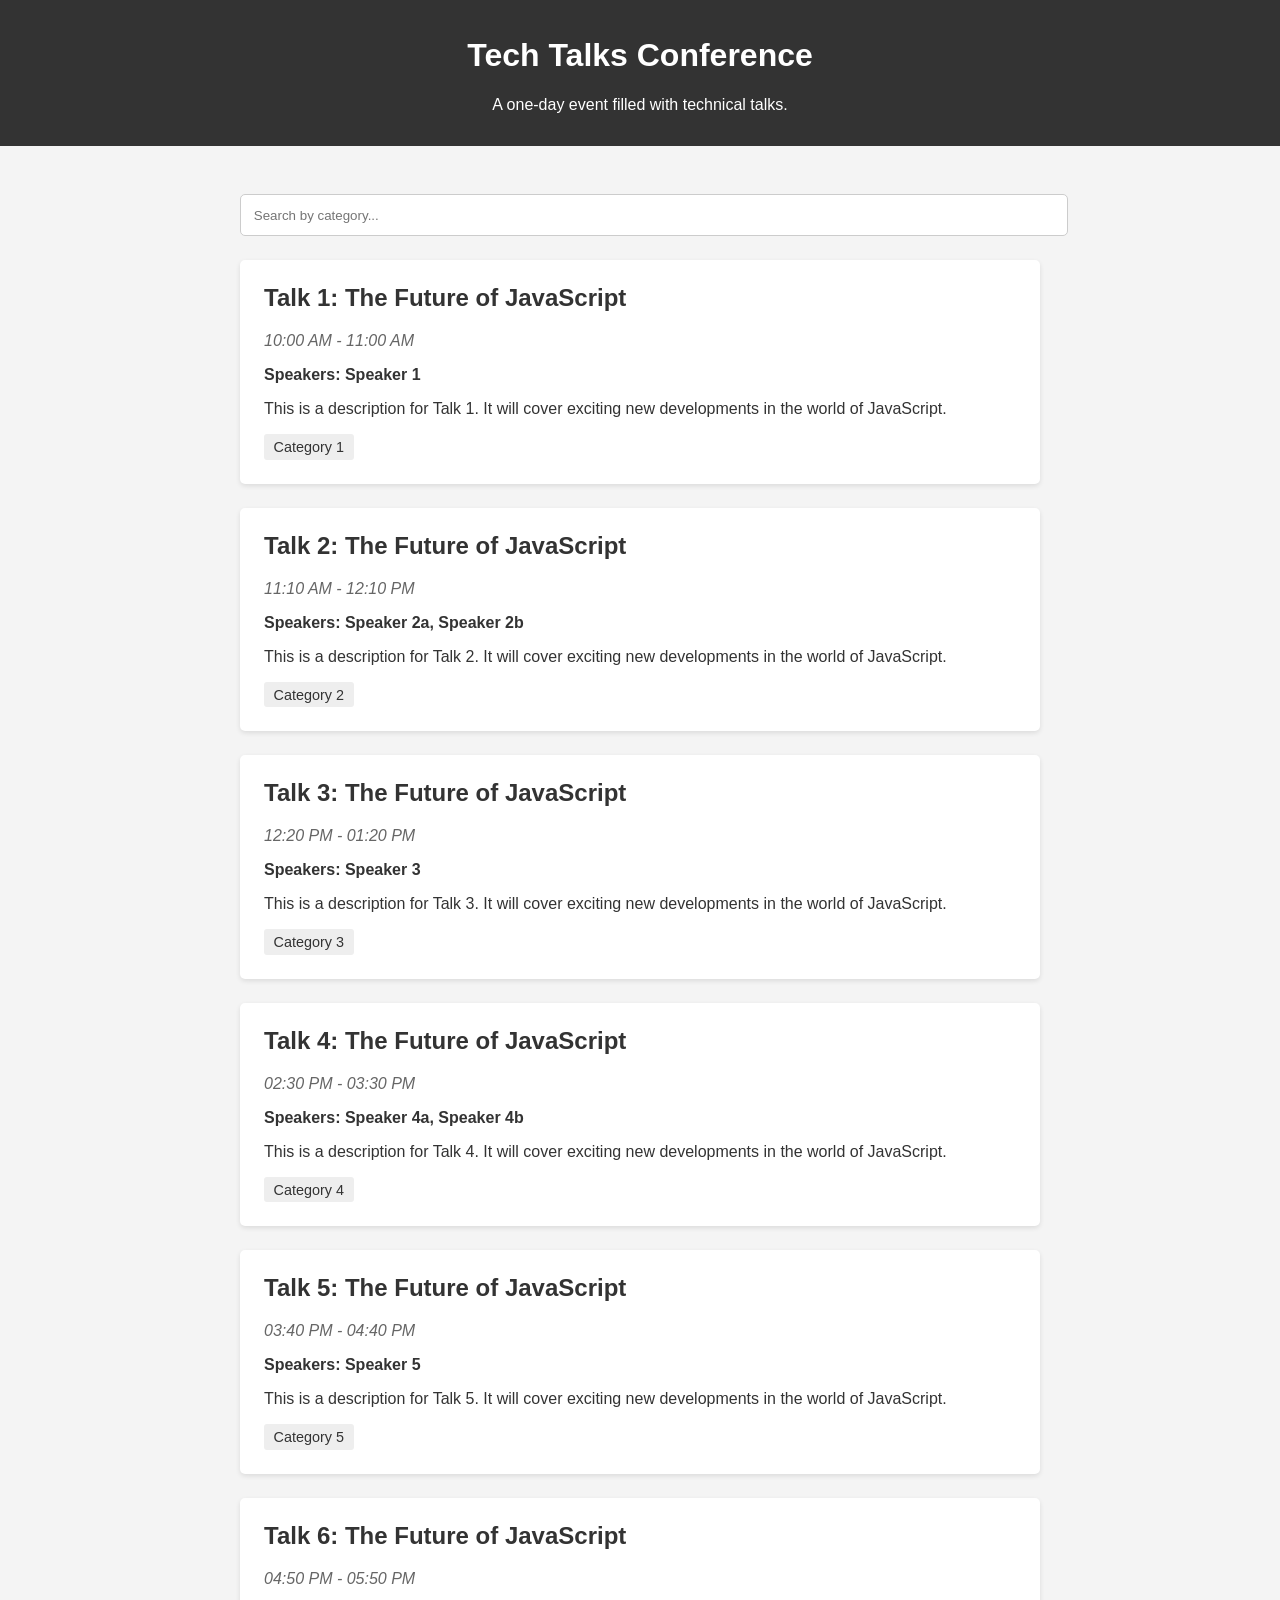
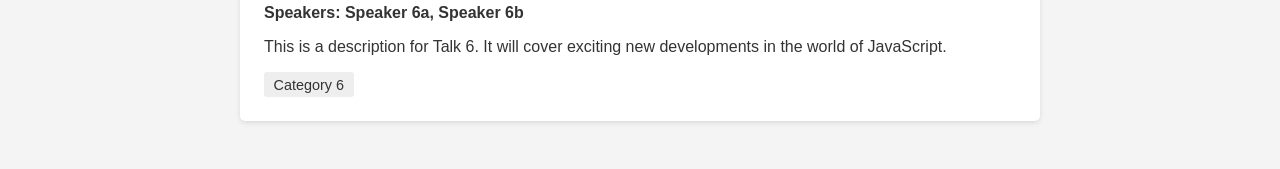
<file: index.html>
<!DOCTYPE html>
<html lang="en">
<head>
  <meta charset="UTF-8">
  <meta name="viewport" content="width=device-width, initial-scale=1.0">
  <title>Tech Talks Conference</title>
  <style>
body {
  font-family: sans-serif;
  margin: 0;
  background-color: #f4f4f4;
  color: #333;
}

header {
  background-color: #333;
  color: #fff;
  padding: 1rem;
  text-align: center;
}

main {
  max-width: 800px;
  margin: 2rem auto;
  padding: 1rem;
}

.search-container {
  margin-bottom: 1.5rem;
}

#search {
  width: 100%;
  padding: 0.8rem;
  border: 1px solid #ccc;
  border-radius: 5px;
}

.schedule-container {
  display: grid;
  gap: 1.5rem;
}

.talk {
  background-color: #fff;
  padding: 1.5rem;
  border-radius: 5px;
  box-shadow: 0 2px 5px rgba(0, 0, 0, 0.1);
}

.talk h2 {
  margin-top: 0;
}

.talk .time {
  font-style: italic;
  color: #666;
  margin-bottom: 1rem;
}

.talk .speakers {
  font-weight: bold;
  margin-bottom: 1rem;
}

.talk .categories {
  display: flex;
  gap: 0.5rem;
  margin-top: 1rem;
}

.talk .category {
  background-color: #eee;
  padding: 0.3rem 0.6rem;
  border-radius: 3px;
  font-size: 0.9rem;
}
</style>
<script>const talksData = [
  {
    "title": "Talk 1: The Future of JavaScript",
    "speakers": [
      "Speaker 1"
    ],
    "categories": [
      "Category 1"
    ],
    "duration": 60,
    "description": "This is a description for Talk 1. It will cover exciting new developments in the world of JavaScript.",
    "startTime": "10:00 AM",
    "endTime": "11:00 AM"
  },
  {
    "title": "Talk 2: The Future of JavaScript",
    "speakers": [
      "Speaker 2a",
      "Speaker 2b"
    ],
    "categories": [
      "Category 2"
    ],
    "duration": 60,
    "description": "This is a description for Talk 2. It will cover exciting new developments in the world of JavaScript.",
    "startTime": "11:10 AM",
    "endTime": "12:10 PM"
  },
  {
    "title": "Talk 3: The Future of JavaScript",
    "speakers": [
      "Speaker 3"
    ],
    "categories": [
      "Category 3"
    ],
    "duration": 60,
    "description": "This is a description for Talk 3. It will cover exciting new developments in the world of JavaScript.",
    "startTime": "12:20 PM",
    "endTime": "01:20 PM"
  },
  {
    "title": "Talk 4: The Future of JavaScript",
    "speakers": [
      "Speaker 4a",
      "Speaker 4b"
    ],
    "categories": [
      "Category 4"
    ],
    "duration": 60,
    "description": "This is a description for Talk 4. It will cover exciting new developments in the world of JavaScript.",
    "startTime": "02:30 PM",
    "endTime": "03:30 PM"
  },
  {
    "title": "Talk 5: The Future of JavaScript",
    "speakers": [
      "Speaker 5"
    ],
    "categories": [
      "Category 5"
    ],
    "duration": 60,
    "description": "This is a description for Talk 5. It will cover exciting new developments in the world of JavaScript.",
    "startTime": "03:40 PM",
    "endTime": "04:40 PM"
  },
  {
    "title": "Talk 6: The Future of JavaScript",
    "speakers": [
      "Speaker 6a",
      "Speaker 6b"
    ],
    "categories": [
      "Category 6"
    ],
    "duration": 60,
    "description": "This is a description for Talk 6. It will cover exciting new developments in the world of JavaScript.",
    "startTime": "04:50 PM",
    "endTime": "05:50 PM"
  }
];</script></head>
<body>
  <header>
    <h1>Tech Talks Conference</h1>
    <p>A one-day event filled with technical talks.</p>
  </header>
  <main>
    <div class="search-container">
      <input type="text" id="search" placeholder="Search by category...">
    </div>
    <div id="schedule" class="schedule-container">
      <!-- Talks will be dynamically loaded here -->
    </div>
  </main>
  <script>
document.addEventListener('DOMContentLoaded', () => {
  const scheduleContainer = document.getElementById('schedule');
  const searchInput = document.getElementById('search');
  let talks = [];

  // Fetch talk data
  Promise.resolve(new Response(JSON.stringify(talksData)))
    .then(response => response.json())
    .then(data => {
      talks = data;
      renderSchedule(talks);
    });

  // Render the schedule
  function renderSchedule(talksToRender) {
    scheduleContainer.innerHTML = '';
    talksToRender.forEach(talk => {
      const talkElement = document.createElement('div');
      talkElement.classList.add('talk');
      talkElement.innerHTML = `
        <h2>${talk.title}</h2>
        <div class="time">${talk.startTime} - ${talk.endTime}</div>
        <div class="speakers">Speakers: ${talk.speakers.join(', ')}</div>
        <p>${talk.description}</p>
        <div class="categories">
          ${talk.categories.map(category => `<span class="category">${category}</span>`).join('')}
        </div>
      `;
      scheduleContainer.appendChild(talkElement);
    });
  }

  // Filter talks based on search input
  searchInput.addEventListener('input', () => {
    const searchTerm = searchInput.value.toLowerCase();
    const filteredTalks = talks.filter(talk => {
      return talk.categories.some(category => category.toLowerCase().includes(searchTerm));
    });
    renderSchedule(filteredTalks);
  });
});
</script>
</body>
</html>
</file>
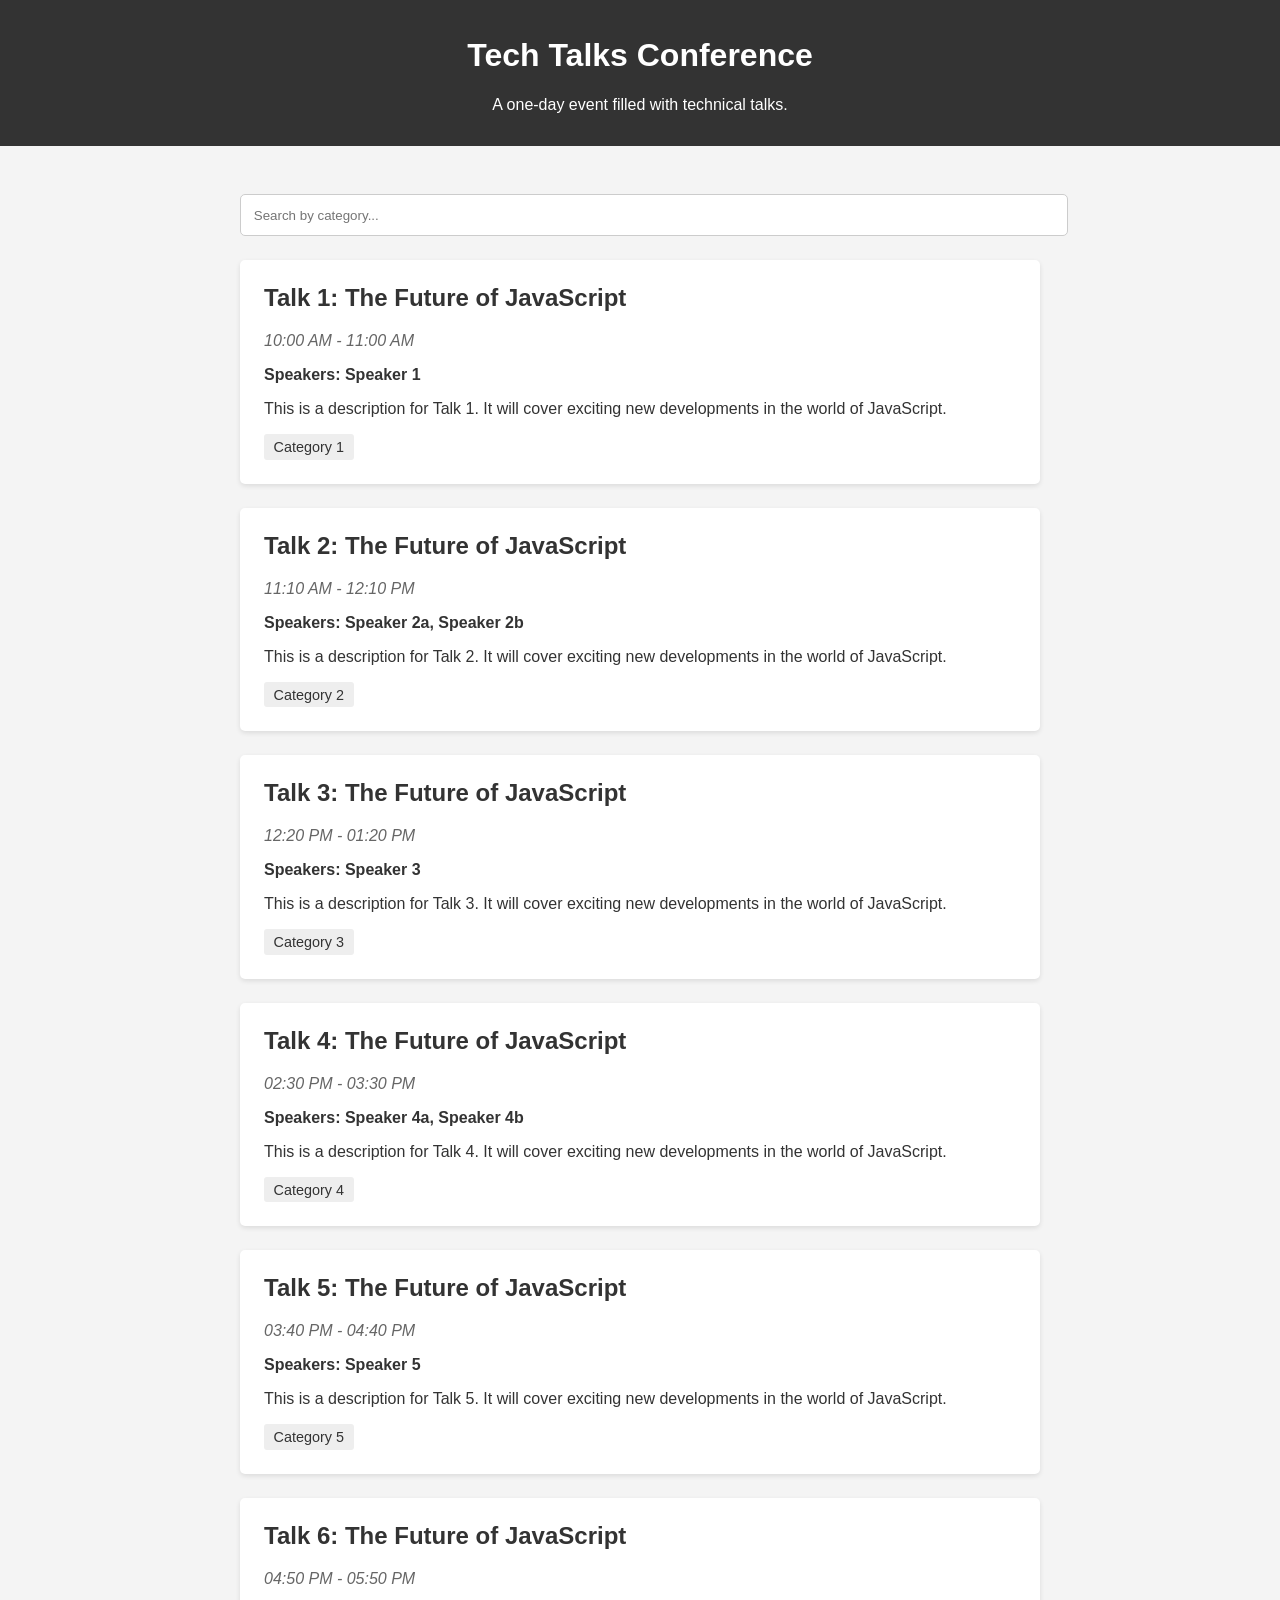
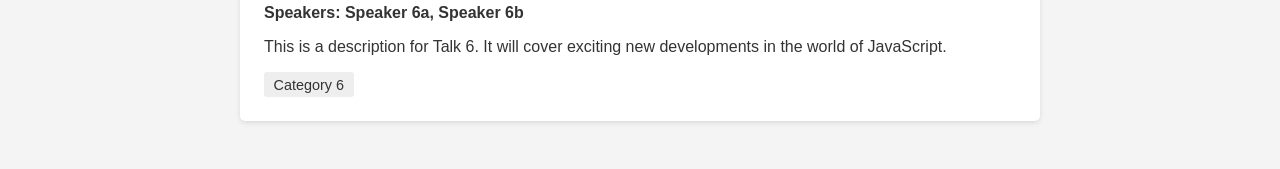
<file: src/index.html>
<!DOCTYPE html>
<html lang="en">
<head>
  <meta charset="UTF-8">
  <meta name="viewport" content="width=device-width, initial-scale=1.0">
  <title>Tech Talks Conference</title>
  <link rel="stylesheet" href="styles.css">
</head>
<body>
  <header>
    <h1>Tech Talks Conference</h1>
    <p>A one-day event filled with technical talks.</p>
  </header>
  <main>
    <div class="search-container">
      <input type="text" id="search" placeholder="Search by category...">
    </div>
    <div id="schedule" class="schedule-container">
      <!-- Talks will be dynamically loaded here -->
    </div>
  </main>
  <script src="script.js"></script>
</body>
</html>
</file>
<file: src/styles.css>
body {
  font-family: sans-serif;
  margin: 0;
  background-color: #f4f4f4;
  color: #333;
}

header {
  background-color: #333;
  color: #fff;
  padding: 1rem;
  text-align: center;
}

main {
  max-width: 800px;
  margin: 2rem auto;
  padding: 1rem;
}

.search-container {
  margin-bottom: 1.5rem;
}

#search {
  width: 100%;
  padding: 0.8rem;
  border: 1px solid #ccc;
  border-radius: 5px;
}

.schedule-container {
  display: grid;
  gap: 1.5rem;
}

.talk {
  background-color: #fff;
  padding: 1.5rem;
  border-radius: 5px;
  box-shadow: 0 2px 5px rgba(0, 0, 0, 0.1);
}

.talk h2 {
  margin-top: 0;
}

.talk .time {
  font-style: italic;
  color: #666;
  margin-bottom: 1rem;
}

.talk .speakers {
  font-weight: bold;
  margin-bottom: 1rem;
}

.talk .categories {
  display: flex;
  gap: 0.5rem;
  margin-top: 1rem;
}

.talk .category {
  background-color: #eee;
  padding: 0.3rem 0.6rem;
  border-radius: 3px;
  font-size: 0.9rem;
}
</file>
